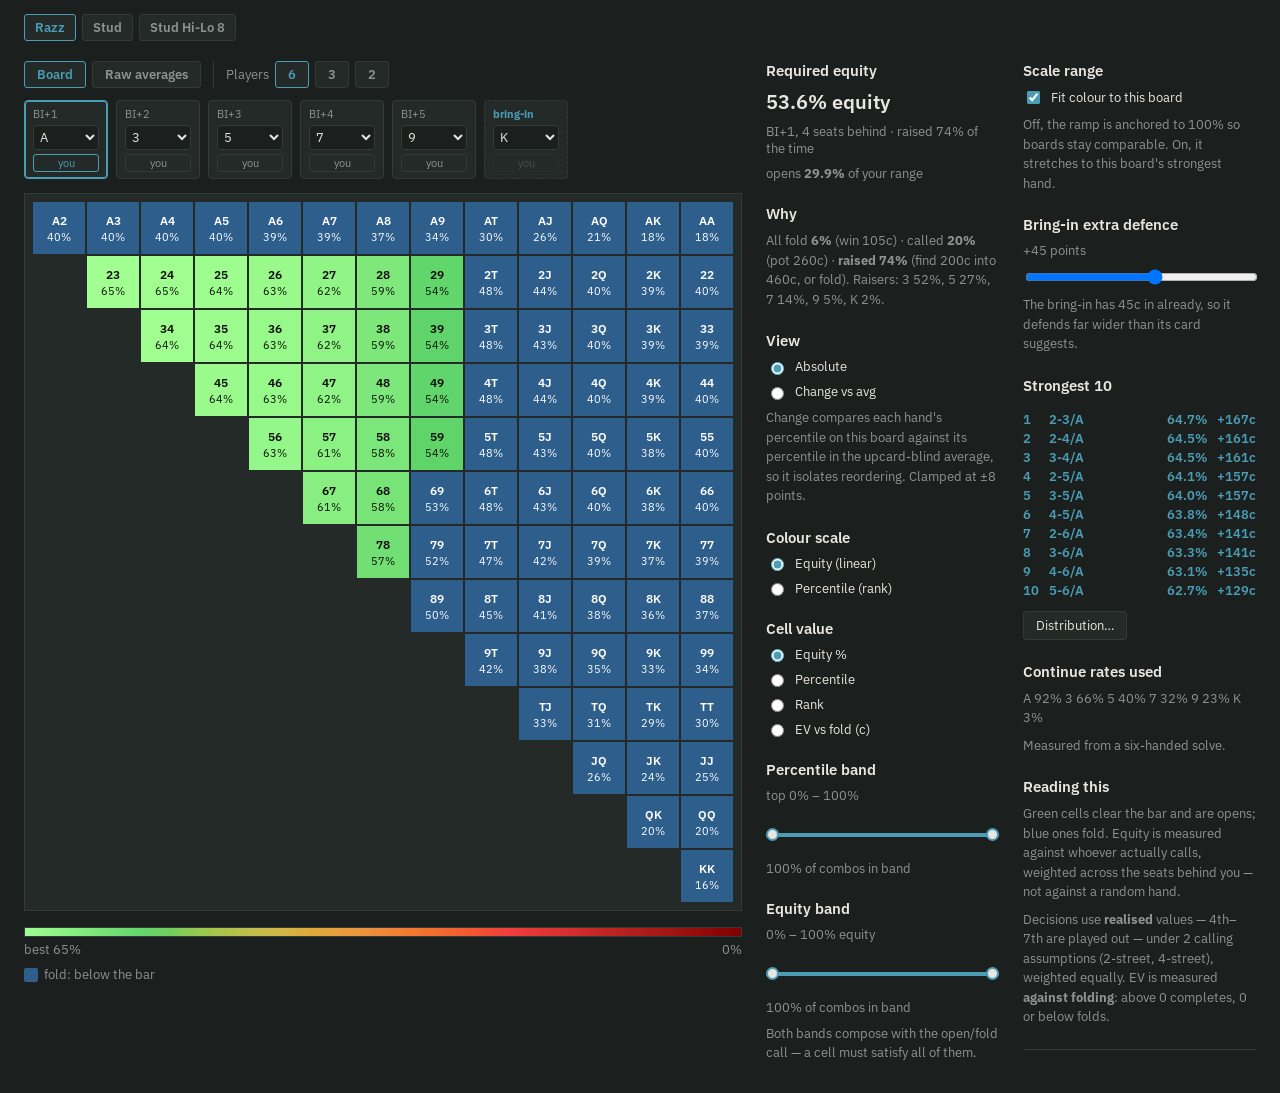
<file: index.html>
<!doctype html>
<html lang="en">
  <head>
    <meta charset="utf-8" />
    <meta name="viewport" content="width=device-width, initial-scale=1" />
    <title>Razz 3rd Street — Opening Threshold</title>
    <link rel="preconnect" href="https://fonts.googleapis.com" />
    <link rel="preconnect" href="https://fonts.gstatic.com" crossorigin />
    <link href="https://fonts.googleapis.com/css2?family=IBM+Plex+Sans:wght@400;600&display=swap" rel="stylesheet" />
    <link rel="stylesheet" href="./styles.css" />
    <style>
      .seats { display: flex; gap: 8px; margin-bottom: 14px; flex-wrap: wrap; align-items: flex-end; }
      .seat { border: 1px solid var(--line); background: var(--surface);
              border-radius: 4px; padding: 6px 8px; min-width: 78px; }
      .seat.hero { border-color: var(--accent); box-shadow: inset 0 0 0 1px var(--accent); }
      .seat.bi { border-style: dashed; }
      .seat .who { font-size: 11px; color: var(--muted); margin-bottom: 4px; white-space: nowrap; }
      .seat .who b { color: var(--accent); }
      .seat select { width: 100%; background: var(--canvas); color: var(--ink);
                     border: 1px solid var(--line); border-radius: 3px; font: inherit; padding: 2px; }
      .seat button { width: 100%; margin-top: 4px; font: inherit; font-size: 11px;
                     background: transparent; color: var(--muted);
                     border: 1px solid var(--line); border-radius: 3px; cursor: pointer; }
      .seat.hero button { color: var(--accent); border-color: var(--accent); }
      .seat button:disabled { opacity: .35; cursor: not-allowed; }
      .big { font-size: 20px; font-weight: 600; }
      /* distribution modal */
      .modal { position: fixed; inset: 0; background: rgba(0,0,0,.7);
               display: grid; place-items: center; z-index: 20; }
      .modal-box { background: var(--surface); border: 1px solid var(--line);
                   border-radius: 6px; padding: 18px; width: min(900px, 92vw); }
      .modal-box h2 { margin: 0 0 4px; font-size: var(--fs-heading); }
      .modal-box .sub { color: var(--muted); margin-bottom: 12px; }
      .cmp-row { display: flex; gap: 4px; flex-wrap: wrap; }
      .cmp-btn { width: 30px; height: 28px; font: inherit; font-weight: 600;
                 background: var(--canvas); color: var(--muted);
                 border: 1px solid var(--line); border-radius: 3px; cursor: pointer; }
      .cmp-btn:disabled { cursor: default; }
      #dist-tip { z-index: 30; }
      /* Ko-fi's floating widget pins itself bottom-left, over the colour legend;
         anchor the button and its popup panel bottom-right instead */
      .floatingchat-container-wrap, .floatingchat-container-wrap-mobi,
      .floating-chat-kofi-popup-iframe, .floating-chat-kofi-popup-iframe-mobi {
        left: auto !important; right: 16px !important;
      }
      .modal-close { float: right; background: transparent; color: var(--muted);
                     border: 1px solid var(--line); border-radius: 3px;
                     font: inherit; cursor: pointer; padding: 2px 8px; }
    </style>
  </head>
  <body>
    <nav class="game-nav" aria-label="Game">
      <a href="./" aria-current="page">Razz</a>
      <a href="./stud.html">Stud</a>
      <a href="./stud8.html">Stud Hi-Lo 8</a>
    </nav>

    <div id="loading" class="loading">
      <div class="loading-box">
        <div id="loading-label" class="loading-label">Loading</div>
        <div class="bar"><div id="bar-fill" class="bar-fill"></div></div>
        <div id="loading-pct" class="loading-pct">0%</div>
        <div id="loading-error" class="loading-error" hidden></div>
      </div>
    </div>

    <main id="app" class="app" hidden>
      <section class="left">
        <div class="mode-row" role="group" aria-label="Mode">
          <button type="button" class="mode-btn" data-mode="board" aria-pressed="true">Board</button>
          <button type="button" class="mode-btn" data-mode="raw" aria-pressed="false">Raw averages</button>
          <span class="mode-sep" aria-hidden="true"></span>
          <span class="mode-label">Players</span>
          <button type="button" class="mode-btn size-btn" data-seats="6" aria-pressed="true">6</button>
          <button type="button" class="mode-btn size-btn" data-seats="3" aria-pressed="false">3</button>
          <button type="button" class="mode-btn size-btn" data-seats="2" aria-pressed="false">2</button>
        </div>
        <div id="seats" class="seats"></div>
        <div id="raw-picker" class="upcard-row" hidden>
          <span class="rail-sub">Your upcard</span>
          <div id="raw-ups" class="hero-upcards" role="group" aria-label="your upcard"></div>
        </div>
        <div id="matrix-wrap" class="matrix-wrap">
          <div id="matrix" class="matrix" role="grid" aria-label="opening decision by downcards"></div>
        </div>
        <div class="legend">
          <div id="legend-bar" class="legend-bar"></div>
          <div class="legend-scale">
            <span id="legend-left"></span><span id="legend-right"></span>
          </div>
          <div id="legend-fold" class="legend-fold"><span class="swatch"></span>fold: below the bar</div>
        </div>
      </section>

      <aside class="rail">
        <div class="rail-block raw-only" hidden>
          <div class="rail-heading">Raw averages</div>
          <div class="rail-note">
            No board: each hand's all-in equity <span class="n-seats">six</span>-handed, against <span class="n-opp">five random hands</span>. This is the strength order every board starts from.
            Razz's average ignores which card is face up, so A-2/3 and 2-3/A read the same; the upcard you pick only takes one of its rank out of the deck.
          </div>
        </div>

        <div class="rail-block board-only">
          <div class="rail-heading">Required equity</div>
          <div id="req" class="big"></div>
          <div id="reqsub" class="rail-sub"></div>
          <div id="opens" class="rail-sub"></div>
        </div>

        <div class="rail-block board-only">
          <div class="rail-heading">Why</div>
          <div id="why" class="rail-note"></div>
        </div>

        <div class="rail-block board-only">
          <div class="rail-heading">View</div>
          <label class="radio"><input type="radio" name="view" value="absolute" checked /> Absolute</label>
          <label class="radio"><input type="radio" name="view" value="change" /> Change vs avg</label>
          <div class="rail-note">
            Change compares each hand's percentile on this board against its
            percentile in the upcard-blind average, so it isolates reordering.
            Clamped at ±8 points.
          </div>
        </div>

        <div class="rail-block">
          <div class="rail-heading">Colour scale</div>
          <label class="radio"><input type="radio" name="colorby" value="equity" checked /> Equity (linear)</label>
          <label class="radio"><input type="radio" name="colorby" value="percentile" /> Percentile (rank)</label>
        </div>

        <div class="rail-block">
          <div class="rail-heading">Cell value</div>
          <label class="radio"><input type="radio" name="cellval" value="equity" checked /> Equity %</label>
          <label class="radio"><input type="radio" name="cellval" value="percentile" /> Percentile</label>
          <label class="radio"><input type="radio" name="cellval" value="rank" /> Rank</label>
          <label class="radio board-only"><input type="radio" name="cellval" value="ev" /> EV vs fold (c)</label>
        </div>

        <div class="rail-block">
          <div class="rail-heading">Percentile band</div>
          <div id="p-label" class="rail-sub">top 0% – 100%</div>
          <div class="dual" id="pdual">
            <div class="dual-track"></div><div class="dual-fill" id="p-fill"></div>
            <input type="range" id="pmin" min="0" max="100" step="1" value="0" aria-label="band start percentile" />
            <input type="range" id="pmax" min="0" max="100" step="1" value="100" aria-label="band end percentile" />
          </div>
          <div id="p-count" class="rail-sub"></div>
        </div>

        <div class="rail-block">
          <div class="rail-heading">Equity band</div>
          <div id="e-label" class="rail-sub">0% – 100% equity</div>
          <div class="dual" id="edual">
            <div class="dual-track"></div><div class="dual-fill" id="e-fill"></div>
            <input type="range" id="emin" min="0" max="100" step="1" value="0" aria-label="band lower equity" />
            <input type="range" id="emax" min="0" max="100" step="1" value="100" aria-label="band upper equity" />
          </div>
          <div id="e-count" class="rail-sub"></div>
          <div class="rail-note">Both bands compose with the open/fold call — a cell must satisfy all of them.</div>
        </div>

        <div class="rail-block">
          <div class="rail-heading">Scale range</div>
          <label class="radio"><input type="checkbox" id="fit" checked /> Fit colour to this board</label>
          <div class="rail-note">
            Off, the ramp is anchored to 100% so boards stay comparable. On, it
            stretches to this board's strongest hand.
          </div>
        </div>

        <div class="rail-block board-only">
          <div class="rail-heading">Bring-in extra defence</div>
          <div id="bi-label" class="rail-sub">+45 points</div>
          <input type="range" id="biextra" min="0" max="80" step="5" value="45" style="width:100%" />
          <div class="rail-note">The bring-in has 45c in already, so it defends far wider than its card suggests.</div>
        </div>

        <div class="rail-block">
          <div class="rail-heading">Strongest 10</div>
          <div id="top-list" class="top-list"></div>
          <button id="dist-btn" class="btn board-only" type="button">Distribution…</button>
        </div>

        <div class="rail-block board-only">
          <div class="rail-heading">Continue rates used</div>
          <div id="rates" class="rail-note"></div>
          <div id="rates-basis" class="rail-note"></div>
        </div>

        <div class="rail-block board-only">
          <div class="rail-heading">Reading this</div>
          <div class="rail-note">
            Green cells clear the bar and are opens; blue ones fold. Equity is
            measured against whoever actually calls, weighted across the seats
            behind you — not against a random hand.
          </div>
          <div id="basis" class="rail-note"></div>
        </div>

        <div id="meta" class="rail-meta"></div>
      </aside>
    </main>

    <div id="dist" class="modal" hidden>
      <div class="modal-box">
        <button id="dist-close" class="modal-close" type="button">close</button>
        <h2>Range distribution</h2>
        <div id="dist-sub" class="sub"></div>
        <div id="dist-chart"></div>
        <div class="rail-sub" style="margin:10px 0 4px">Y axis</div>
        <div id="dist-axis" class="cmp-row"></div>
        <div class="rail-sub" style="margin:10px 0 4px">Compare other upcards</div>
        <div id="dist-cmp" class="cmp-row"></div>
        <div id="dist-note" class="rail-note"></div>
      </div>
    </div>

    <div id="dist-tip" class="tooltip" hidden></div>
    <div id="tooltip" class="tooltip" hidden></div>
    <script type="module" src="./js/open-app.js"></script>
    <script src="https://storage.ko-fi.com/cdn/scripts/overlay-widget.js"></script>
    <script>
      kofiWidgetOverlay.draw('clynchh', {
        'type': 'floating-chat',
        'floating-chat.donateButton.text': 'Support me',
        'floating-chat.donateButton.background-color': '#00bfa5',
        'floating-chat.donateButton.text-color': '#fff'
      });
    </script>
  </body>
</html>
</file>
<file: styles.css>
:root {
  --canvas: #1b1f1d;
  --surface: #242a27;
  --line: #333b37;
  --ink: #e8e6e0;
  --muted: #8c9490;
  --accent: #4a9db5;
  --fold: #2e5e8c;   /* keep in step with FOLD_RGB in the page scripts */

  --cell: 52px;
  --fs-body: 13px;
  --fs-heading: 15px;
  --fs-cell-label: 12px;
  --fs-cell-value: 11px;
}

* {
  box-sizing: border-box;
}

/* `hidden` must win over the display rules below */
[hidden] {
  display: none !important;
}

html,
body {
  margin: 0;
  background: var(--canvas);
  color: var(--ink);
  font-family: "IBM Plex Sans", system-ui, -apple-system, "Segoe UI", Roboto, sans-serif;
  font-size: var(--fs-body);
  font-variant-numeric: tabular-nums;
  -webkit-font-feature-settings: "tnum";
  font-feature-settings: "tnum";
}

/* ---- loading ------------------------------------------------------- */
.loading {
  position: fixed;
  inset: 0;
  display: grid;
  place-items: center;
  background: var(--canvas);
  z-index: 10;
}
.loading-box {
  width: 320px;
}
.loading-label {
  font-size: var(--fs-heading);
  font-weight: 600;
  margin-bottom: 10px;
}
.bar {
  height: 4px;
  background: var(--surface);
  border: 1px solid var(--line);
  border-radius: 2px;
  overflow: hidden;
}
.bar-fill {
  height: 100%;
  width: 0;
  background: var(--accent);
}
.loading-pct {
  margin-top: 8px;
  color: var(--muted);
}
.loading-error {
  margin-top: 14px;
  color: var(--ink);
  line-height: 1.5;
}

/* ---- game switcher ------------------------------------------------ */
/* sits above the loading screen, so you can switch games mid-download */
.game-nav {
  position: relative;
  z-index: 11;
  display: flex;
  flex-wrap: wrap;
  gap: 6px;
  padding: 14px 24px 0;
}
.game-nav a {
  color: var(--muted);
  text-decoration: none;
  font-weight: 600;
  padding: 4px 10px;
  border: 1px solid var(--line);
  border-radius: 3px;
  background: var(--surface);
}
.game-nav a:hover {
  color: var(--ink);
}
.game-nav a[aria-current="page"] {
  color: var(--accent);
  border-color: var(--accent);
}

/* ---- layout ------------------------------------------------------- */
.app {
  display: grid;
  /* the matrix is a fixed 13x13 square, so let the left column size to it and
     give every remaining pixel to the controls rather than to dead space */
  grid-template-columns: max-content minmax(0, 1fr);
  gap: 24px;
  padding: 20px 24px;
  align-items: start;
}
@media (max-width: 1100px) {
  .app {
    grid-template-columns: minmax(0, 1fr);
  }
}
.left {
  min-width: 0;
}

/* ---- board / raw-averages toggle --------------------------------- */
.mode-row {
  display: flex;
  gap: 6px;
  margin-bottom: 12px;
}
.mode-btn {
  font: 600 var(--fs-body) / 1 "IBM Plex Sans", sans-serif;
  padding: 6px 12px;
  border: 1px solid var(--line);
  border-radius: 3px;
  background: var(--surface);
  color: var(--muted);
  cursor: pointer;
}
.mode-btn:hover {
  color: var(--ink);
}
.mode-btn[aria-pressed="true"] {
  color: var(--accent);
  border-color: var(--accent);
}
.mode-sep {
  width: 1px;
  align-self: stretch;
  background: var(--line);
  margin: 0 6px;
}
.mode-label {
  align-self: center;
  color: var(--muted);
}
.size-btn {
  min-width: 34px;
}
/* stud pages: rank and suit side by side */
.seat .pick {
  display: flex;
  gap: 3px;
}
.seat .pick select {
  min-width: 0;
}

/* ---- hand-class highlights (stud8.html) ------------------------- */
.class-list {
  display: flex;
  flex-direction: column;
  gap: 4px;
}
.class-row {
  display: grid;
  grid-template-columns: auto 14px 1fr auto;
  align-items: center;
  gap: 8px;
  cursor: pointer;
}
.class-swatch {
  width: 14px;
  height: 14px;
  border: 3px solid;
  border-radius: 2px;
}
.class-stat {
  color: var(--muted);
  white-space: nowrap;
}

/* ---- hero upcard selector -------------------------------------- */
.upcard-row {
  display: flex;
  align-items: center;
  gap: 12px;
  margin-bottom: 14px;
}
.hero-upcards {
  display: flex;
  gap: 4px;
}
.hero-upcards button {
  width: 30px;
  height: 30px;
  border: 1px solid var(--line);
  background: var(--surface);
  color: var(--ink);
  font: 600 var(--fs-cell-label) / 1 "IBM Plex Sans", sans-serif;
  font-variant-numeric: tabular-nums;
  border-radius: 3px;
  cursor: pointer;
}
.hero-upcards button[aria-pressed="true"] {
  border-color: var(--accent);
  box-shadow: inset 0 0 0 1px var(--accent);
  color: var(--accent);
}
.hero-upcards button:disabled {
  opacity: 0.3;
  cursor: not-allowed;
}

/* ---- matrix ----------------------------------------------------- */
.matrix-wrap {
  position: relative;
  width: fit-content;
  background: var(--surface);
  border: 1px solid var(--line);
  padding: 8px;
  overflow-x: auto;
}
.matrix {
  display: grid;
  grid-template-columns: repeat(13, var(--cell));
  grid-auto-rows: var(--cell);
  gap: 2px;
  width: max-content;
}
.cell {
  display: flex;
  flex-direction: column;
  align-items: center;
  justify-content: center;
  gap: 2px;
  border: 0;
  padding: 0;
  font-family: inherit;
  font-variant-numeric: tabular-nums;
  color: var(--ink);
  background: var(--surface);
  cursor: default;
  outline: none;
  transition: background-color 150ms ease;
}
.cell .lbl {
  font-size: var(--fs-cell-label);
  font-weight: 600;
}
.cell .val {
  font-size: var(--fs-cell-value);
  font-weight: 400;
}
/* outside the selected percentile or equity band — recede without vanishing.
   Folds are not dimmed; they are filled with --fold by the page script */
.cell.outside {
  opacity: 0.16;
}
/* not in any ticked hand class (stud8.html) */
.cell.unhighlit {
  opacity: 0.22;
}
/* no combos left for this hand on the current board — outlined and marked n/a
   rather than blanked, so an impossible cell is distinguishable from an empty
   one below the diagonal */
.cell.infeasible {
  background: transparent;
  color: var(--muted);
  box-shadow: inset 0 0 0 1px var(--line);
  opacity: 0.75;
}
.cell:focus-visible,
.cell.kbd-focus {
  box-shadow: inset 0 0 0 2px var(--accent);
}
.matrix.dim {
  opacity: 0.25;
  pointer-events: none;
}
.matrix-overlay {
  position: absolute;
  inset: 0;
  display: grid;
  place-items: center;
  font-size: var(--fs-heading);
  font-weight: 600;
  color: var(--muted);
  pointer-events: none;
}

@media (prefers-reduced-motion: reduce) {
  .cell {
    transition: none;
  }
}

/* ---- legend --------------------------------------------------- */
.legend {
  margin-top: 16px;
}
.legend-bar {
  height: 10px;
  border: 1px solid var(--line);
}
.legend-fold {
  display: flex;
  align-items: center;
  gap: 6px;
  margin-top: 8px;
  color: var(--muted);
}
.legend-fold .swatch {
  width: 14px;
  height: 14px;
  border-radius: 2px;
  background: var(--fold);
}
.legend-scale {
  display: flex;
  justify-content: space-between;
  color: var(--muted);
  margin-top: 4px;
}

/* ---- right rail --------------------------------------------- */
.rail {
  /* The rail gets 475px beside the 718px matrix at a 1280px viewport, so the
     column width has to leave room for two of them plus the gap. max-width caps
     it at three columns on a wide screen rather than fanning out into six. */
  columns: 210px;
  column-gap: 24px;
  max-width: 720px;
}
.rail-block {
  display: flex;
  flex-direction: column;
  gap: 8px;
  break-inside: avoid; /* never split a control group across columns */
  margin-bottom: 22px;
}
.rail-heading {
  font-size: var(--fs-heading);
  font-weight: 600;
}
.rail-sub {
  color: var(--muted);
}
.rail-note,
.rail-meta {
  color: var(--muted);
  line-height: 1.5;
}
.rail-meta {
  font-size: 12px;
  border-top: 1px solid var(--line);
  padding-top: 12px;
}

.opp-picker {
  display: flex;
  flex-direction: column;
  gap: 3px;
}
.opp-row {
  display: flex;
  align-items: center;
  gap: 8px;
}
.opp-row .rk {
  width: 16px;
  font-weight: 600;
  color: var(--muted);
}
.opp-row .slot {
  width: 18px;
  height: 18px;
  border: 1px solid var(--line);
  background: var(--surface);
  border-radius: 2px;
  cursor: pointer;
  padding: 0;
}
.opp-row .slot[aria-pressed="true"] {
  background: var(--accent);
  border-color: var(--accent);
}

.btn-row {
  display: flex;
  gap: 8px;
}
.btn-row .btn {
  flex: 1;
}
.btn {
  align-self: flex-start;
  margin-top: 4px;
  padding: 5px 12px;
  border: 1px solid var(--line);
  background: var(--surface);
  color: var(--ink);
  font: 400 var(--fs-body) / 1 inherit;
  border-radius: 3px;
  cursor: pointer;
}
.btn:hover {
  border-color: var(--muted);
}

.radio {
  display: flex;
  align-items: center;
  gap: 8px;
  cursor: pointer;
}
/* both pages disable a control when the active view makes it meaningless
   (expand vs the change / equity scales) — dim the label so that reads */
.radio:has(input:disabled) {
  opacity: 0.45;
}
.radio input {
  accent-color: var(--accent);
}

/* ---- tooltip ------------------------------------------------- */
.tooltip {
  position: fixed;
  z-index: 20;
  background: var(--surface);
  border: 1px solid var(--line);
  padding: 8px 10px;
  pointer-events: none;
  font-size: 12px;
  line-height: 1.6;
  white-space: pre;
  color: var(--ink);
}
.tooltip .t-hand {
  font-weight: 600;
  margin-bottom: 2px;
}

/* ---- shared by average.html and complex.html ---------------------- */
/* page-specific: the rail is lighter here, and gains a ranked list */
.top-list {
  display: grid;
  grid-template-columns: auto auto 1fr auto;
  gap: 2px 10px;
  margin-top: 8px;
}
.top-list span {
  white-space: nowrap;
}
.top-list .n {
  color: var(--muted);
}
.top-list .e {
  text-align: right;
}
.top-list .v {
  text-align: right;
  color: var(--muted);
}
.top-list .row-hi.v {
  color: var(--accent);
}
.top-list .row-hi {
  color: var(--accent);
  font-weight: 600;
}
.xref {
  color: var(--accent);
}
/* dual-handle range: two overlaid inputs, thumbs clickable, tracks not */
.dual {
  position: relative;
  height: 26px;
  margin: 10px 0 4px;
}
.dual-track,
.dual-fill {
  position: absolute;
  top: 11px;
  height: 4px;
  border-radius: 2px;
  pointer-events: none;
}
.dual-track {
  left: 0;
  right: 0;
  background: var(--line);
}
.dual-fill {
  background: var(--accent);
}
.dual input[type="range"] {
  position: absolute;
  left: 0;
  top: 0;
  width: 100%;
  height: 26px;
  margin: 0;
  background: transparent;
  pointer-events: none;
  -webkit-appearance: none;
  appearance: none;
}
.dual input[type="range"]:focus-visible {
  outline: 1px solid var(--accent);
  outline-offset: 2px;
}
.dual input[type="range"]::-webkit-slider-thumb {
  -webkit-appearance: none;
  pointer-events: auto;
  width: 13px;
  height: 13px;
  border-radius: 50%;
  background: var(--ink);
  border: 2px solid var(--accent);
  cursor: pointer;
}
.dual input[type="range"]::-moz-range-thumb {
  pointer-events: auto;
  width: 13px;
  height: 13px;
  border-radius: 50%;
  background: var(--ink);
  border: 2px solid var(--accent);
  cursor: pointer;
}
.band-eq {
  color: var(--muted);
  margin-top: 2px;
}
</file>
